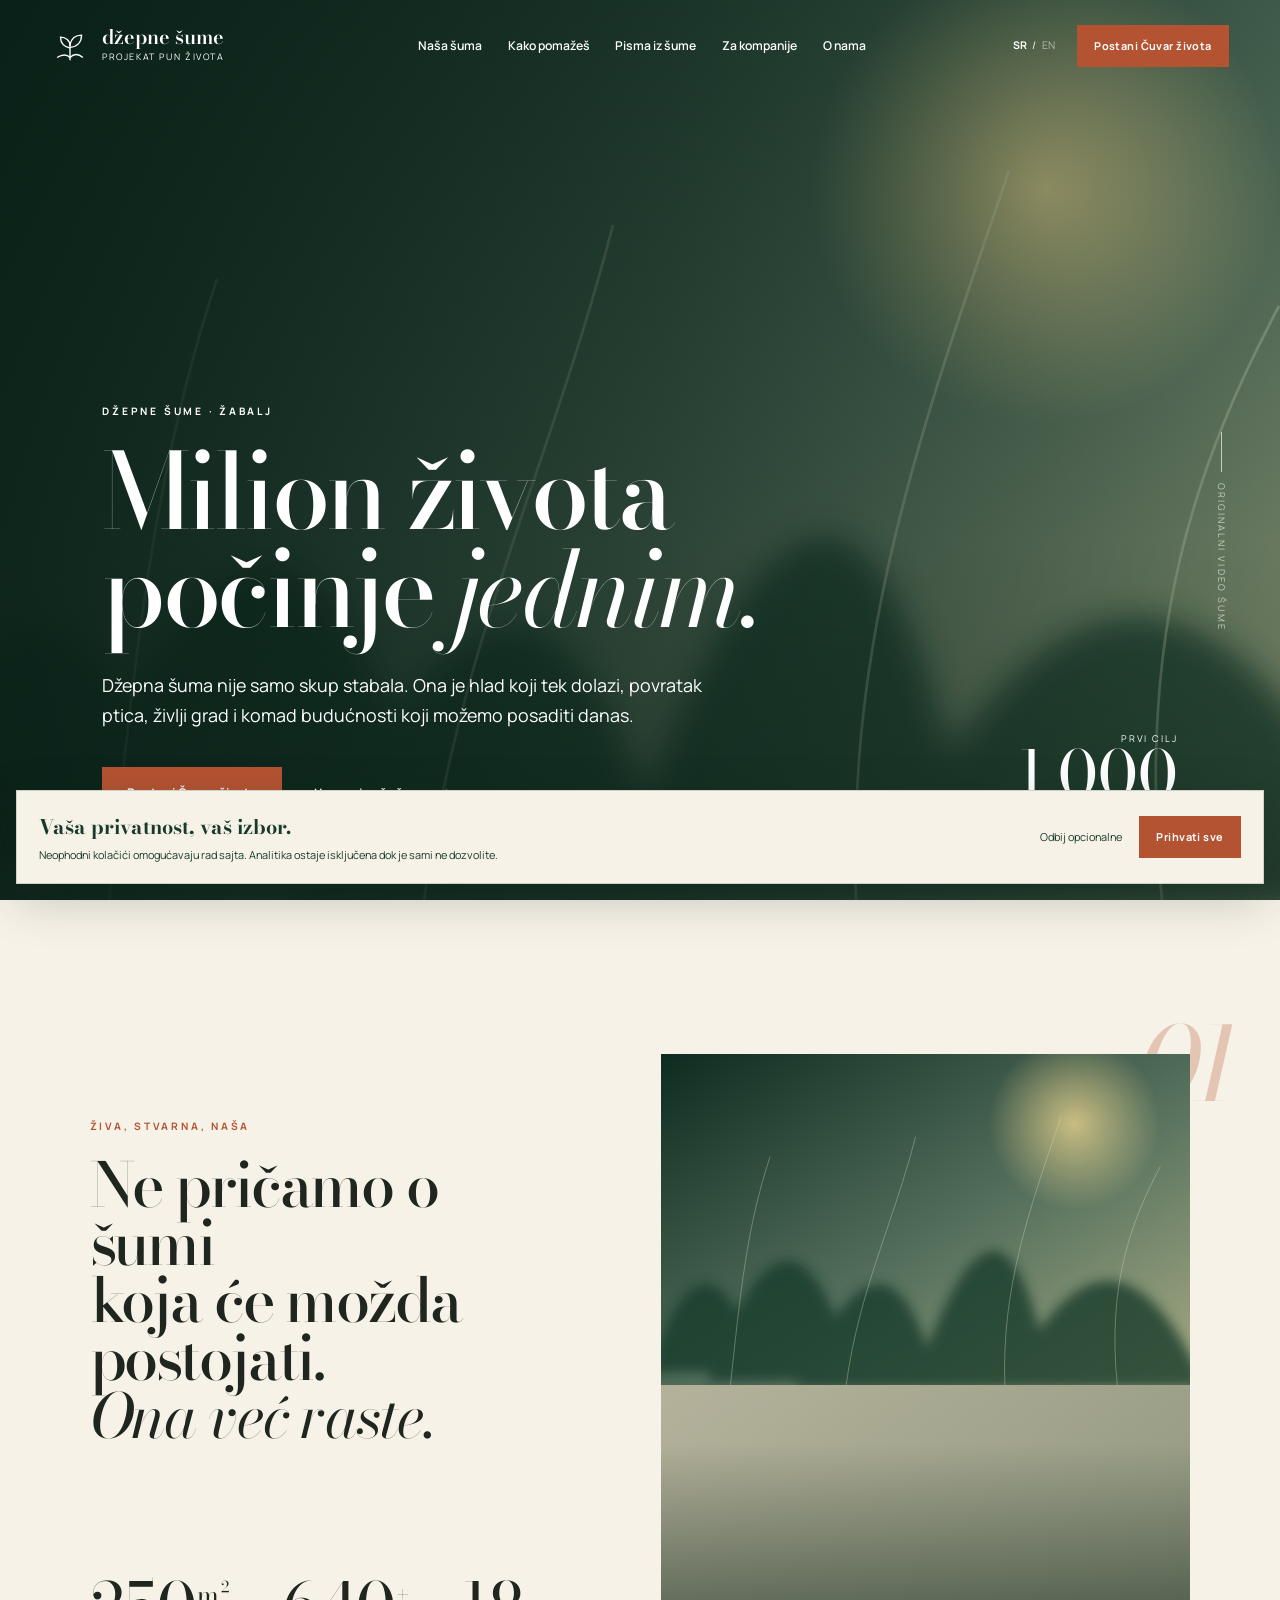
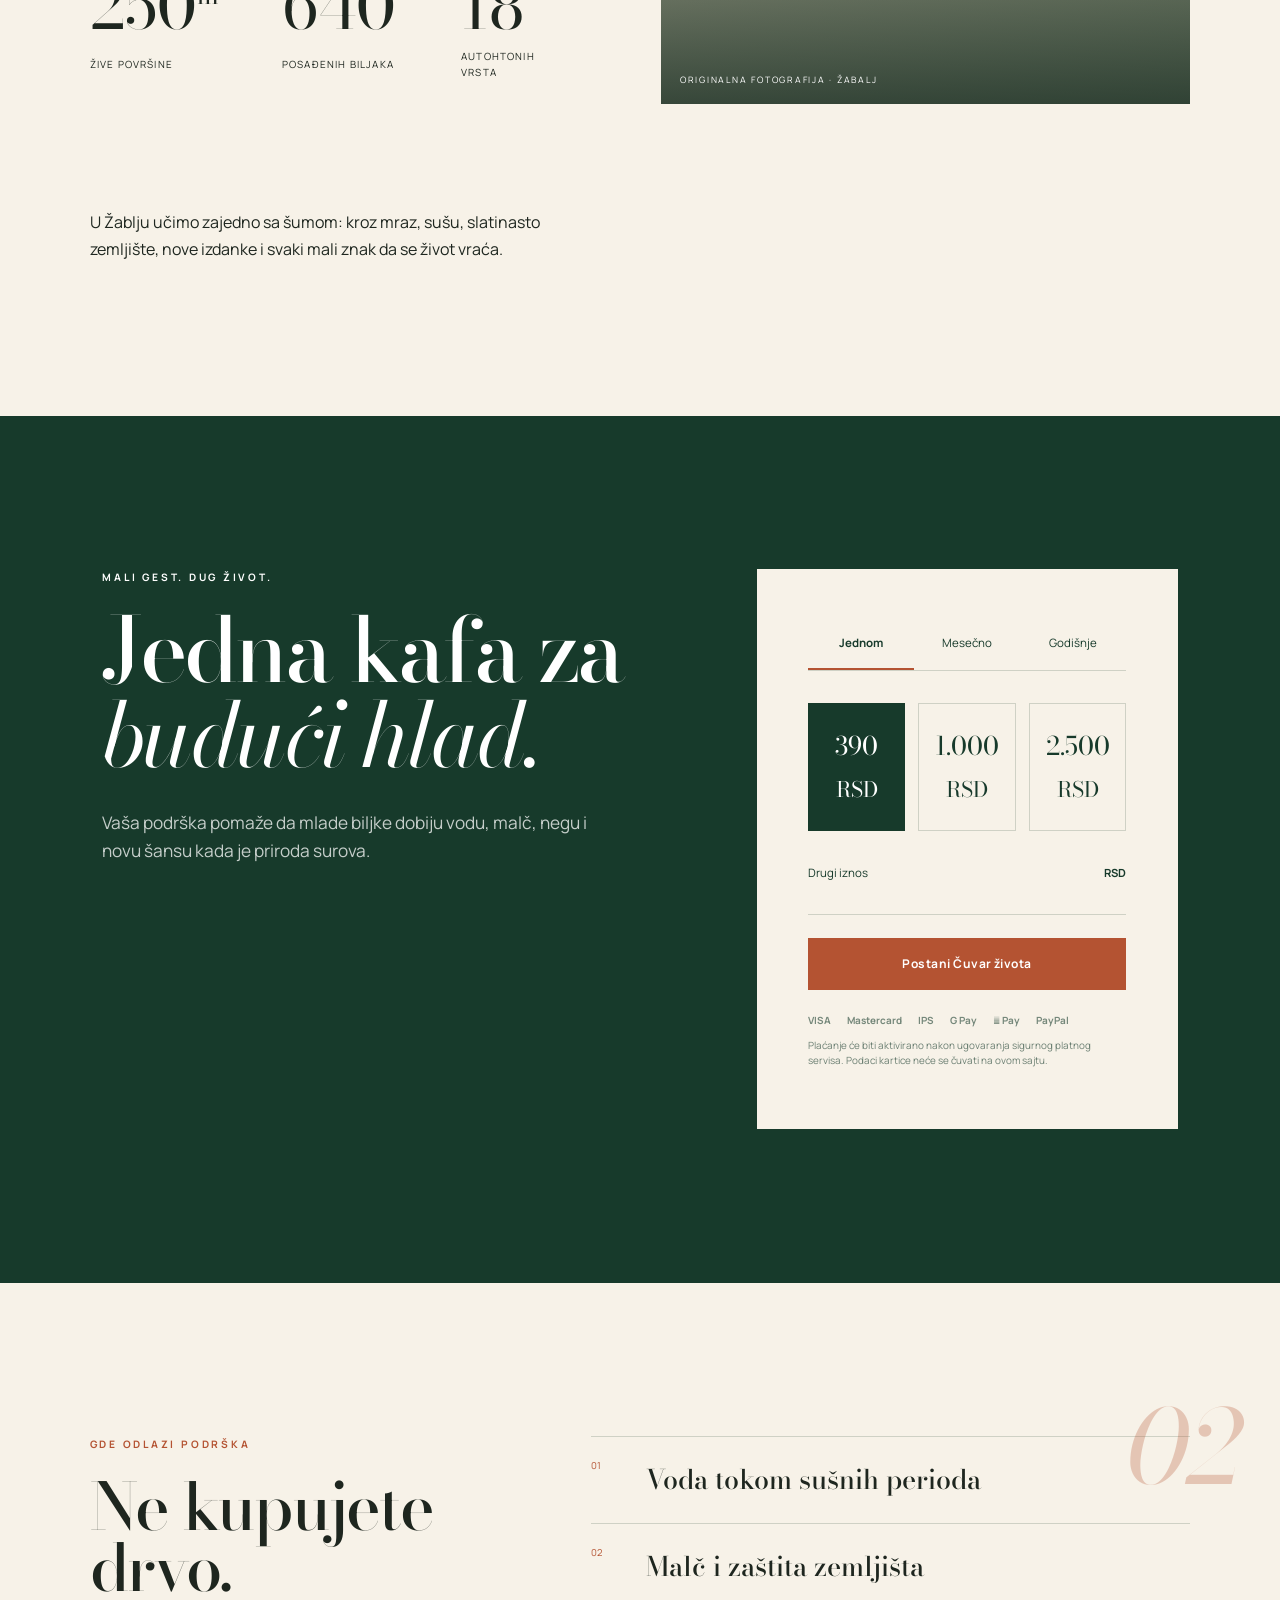
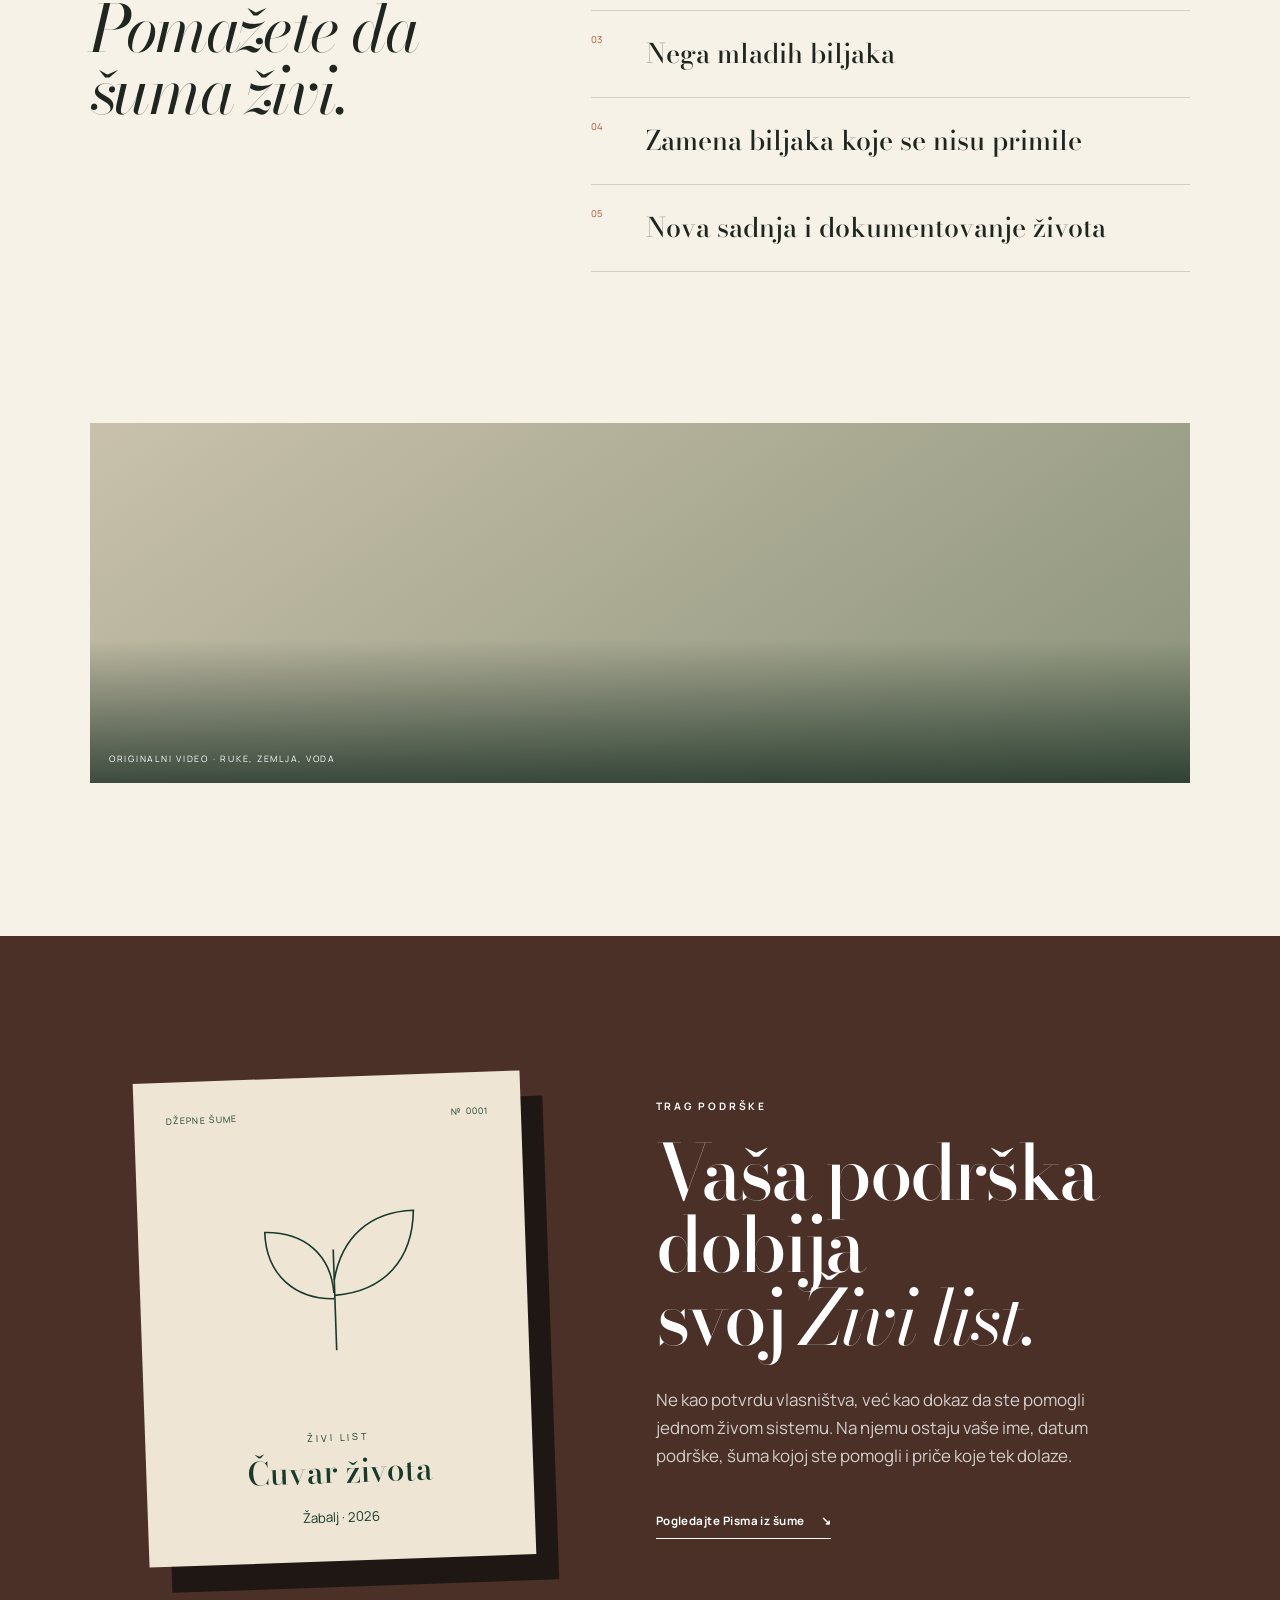
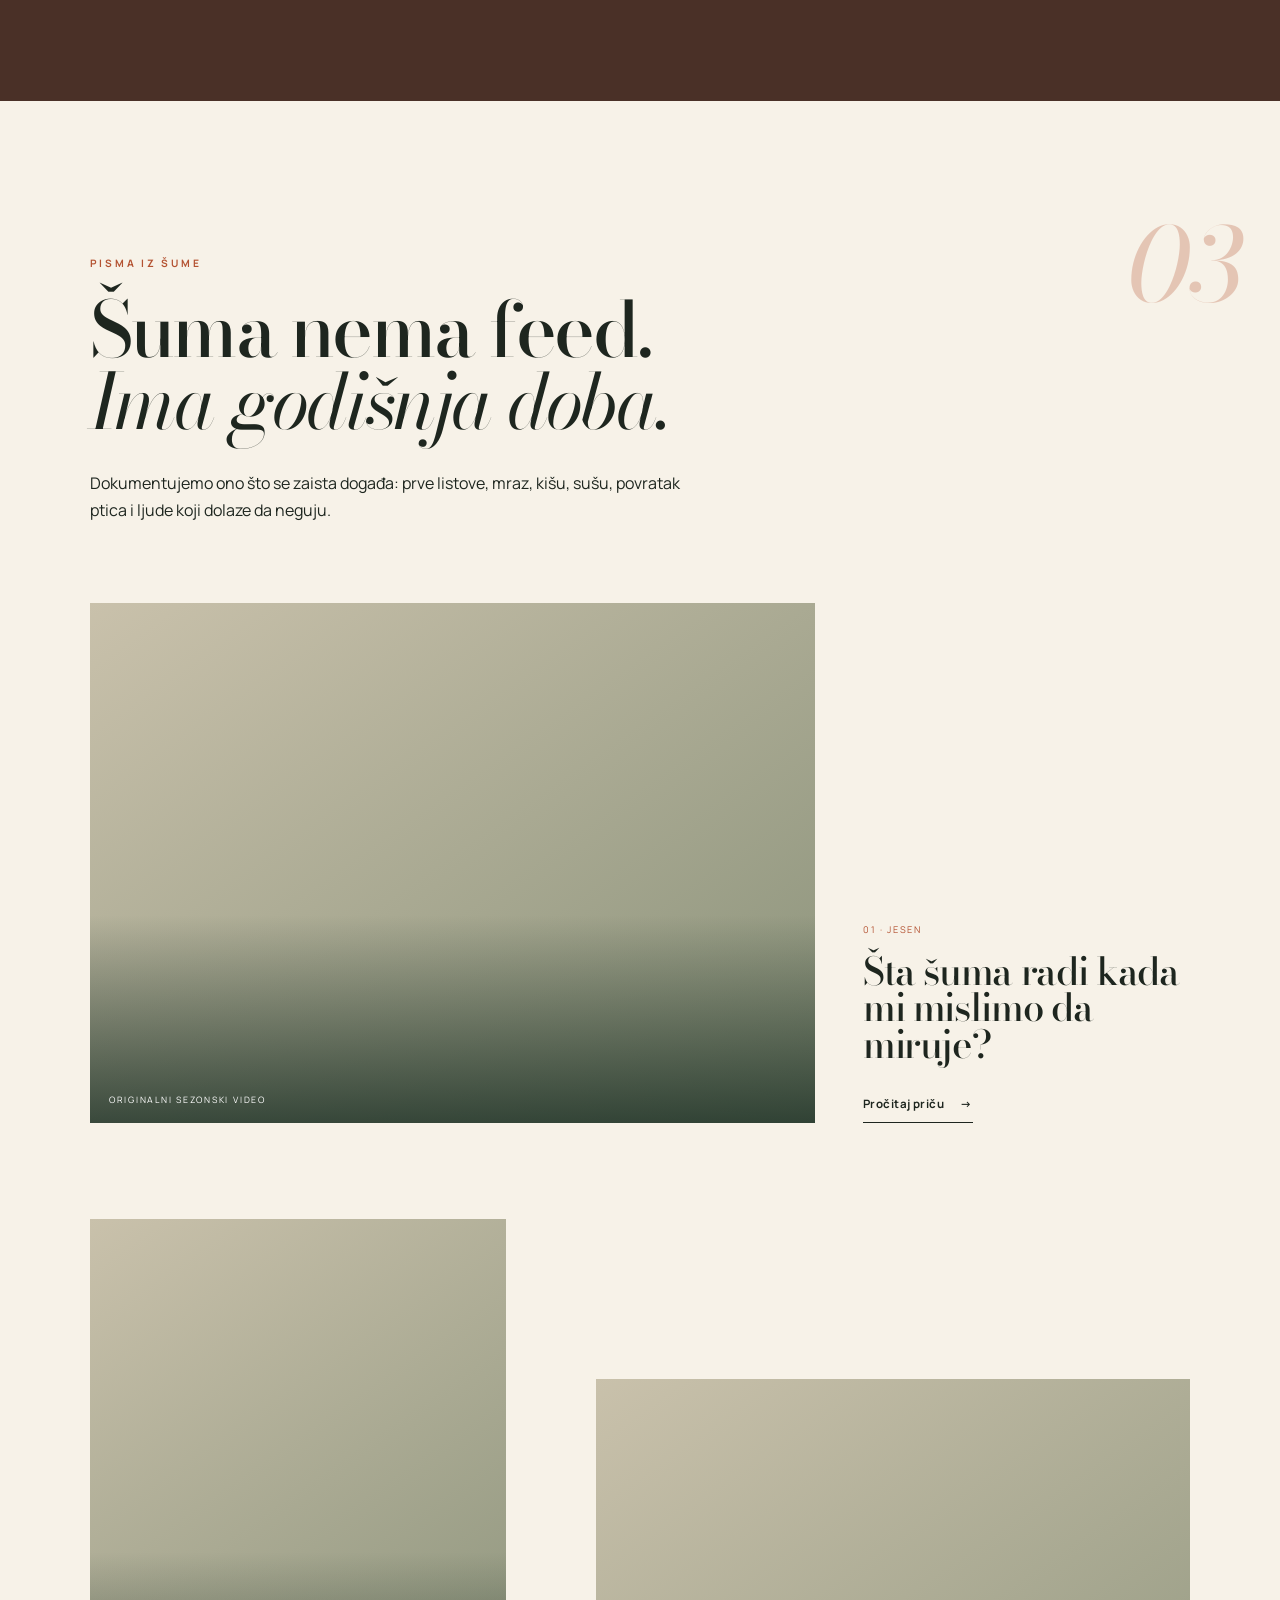
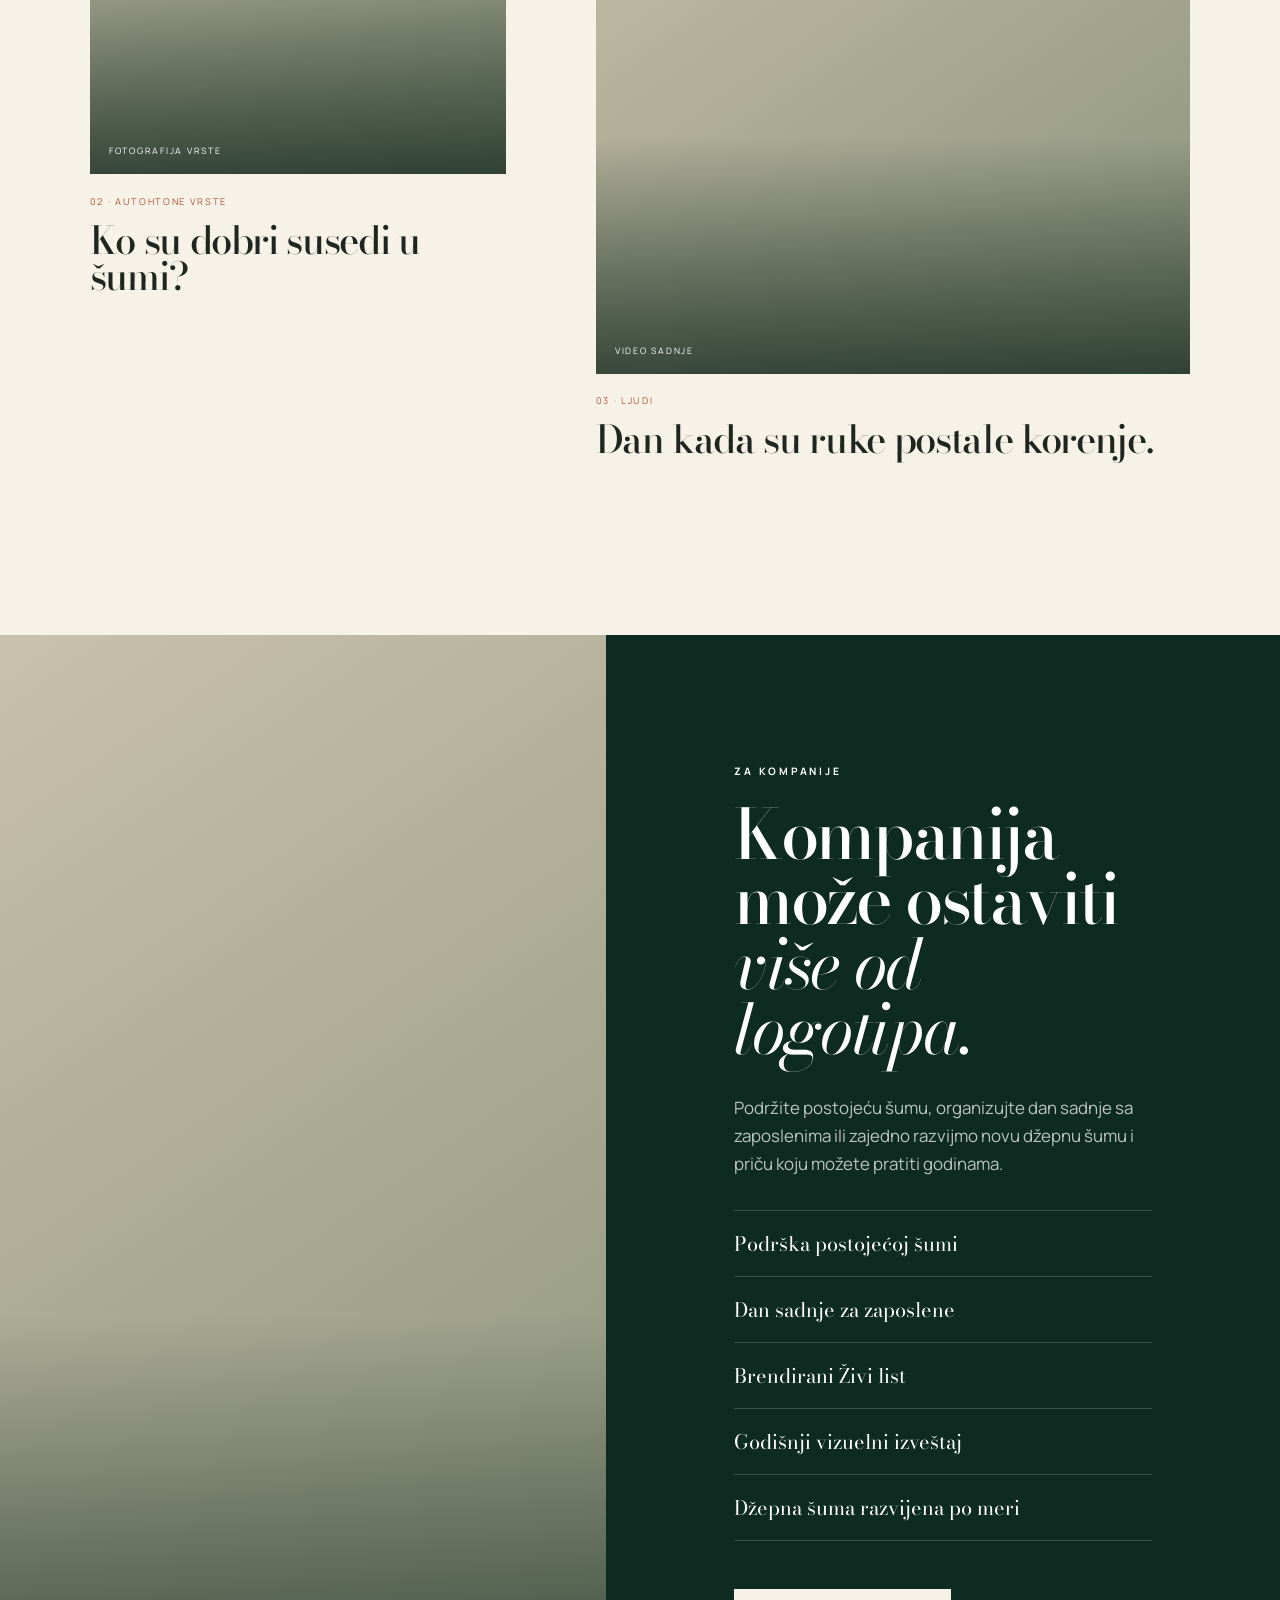
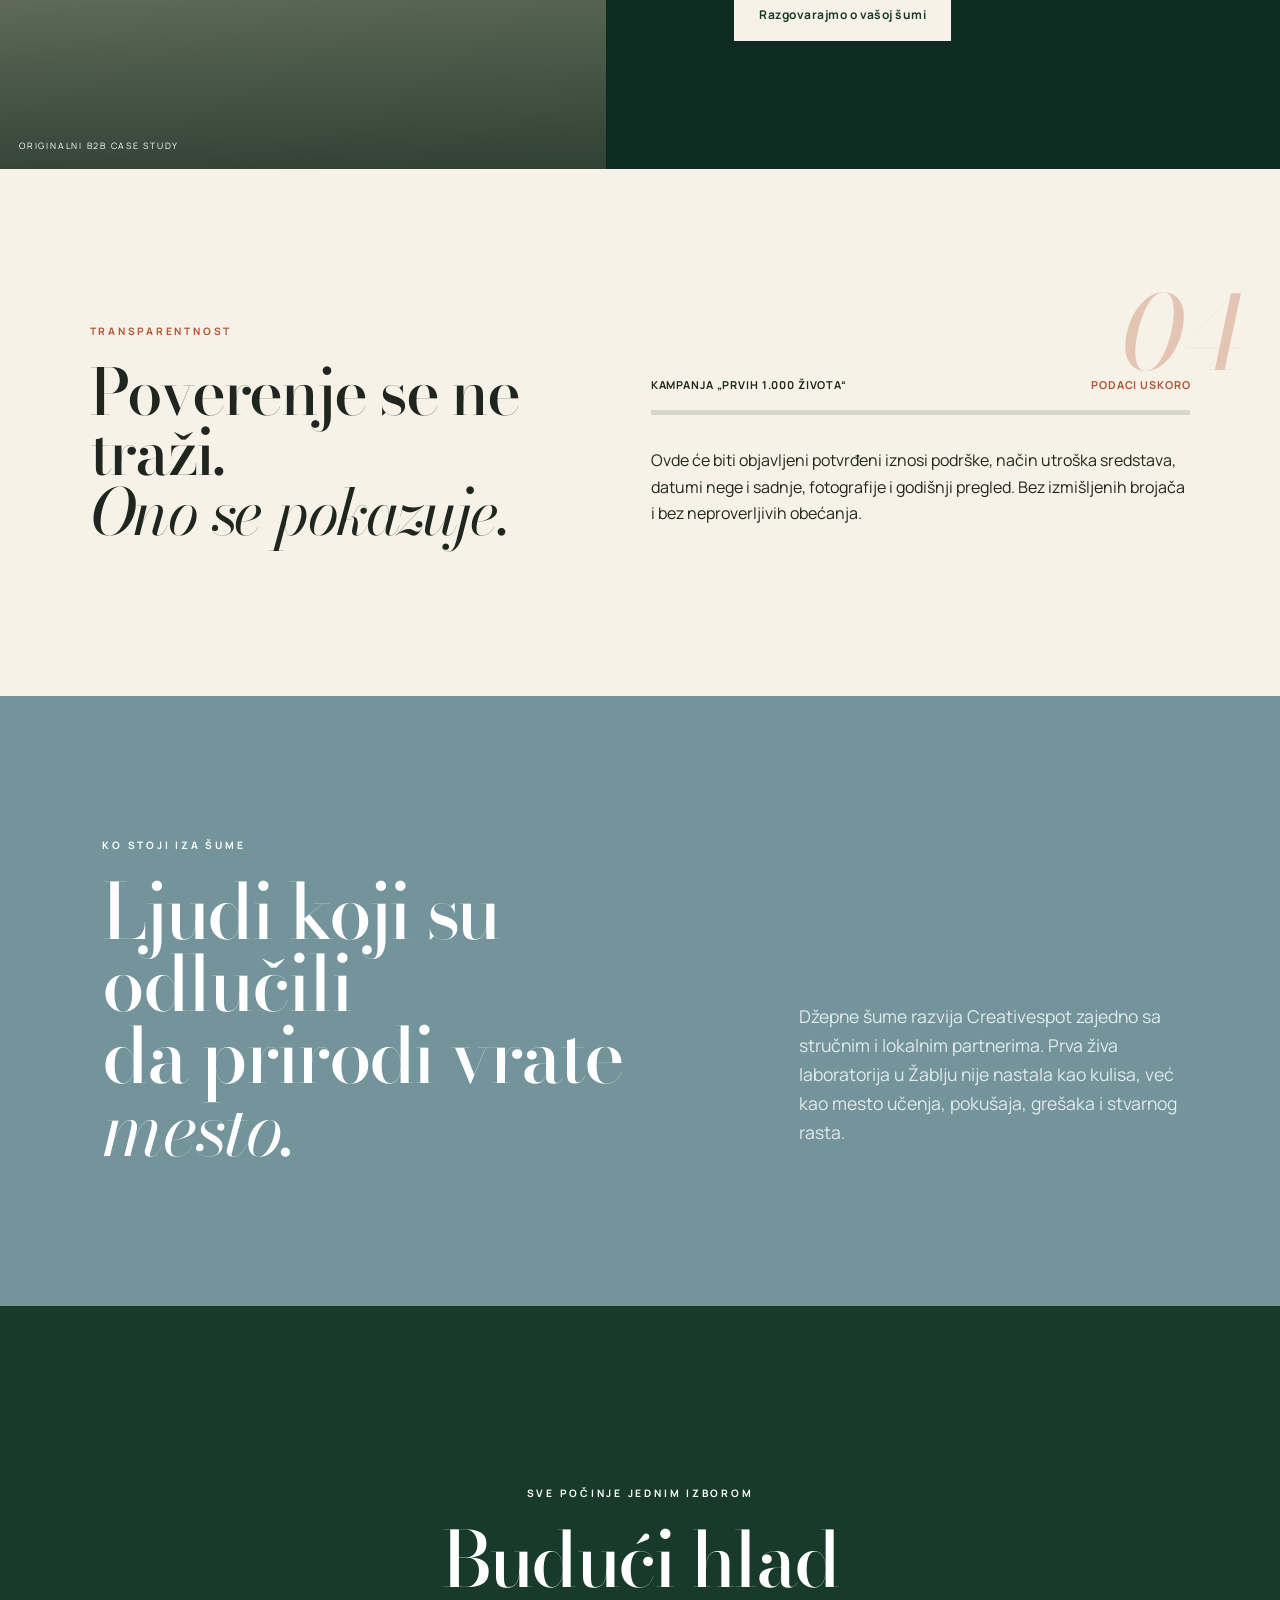
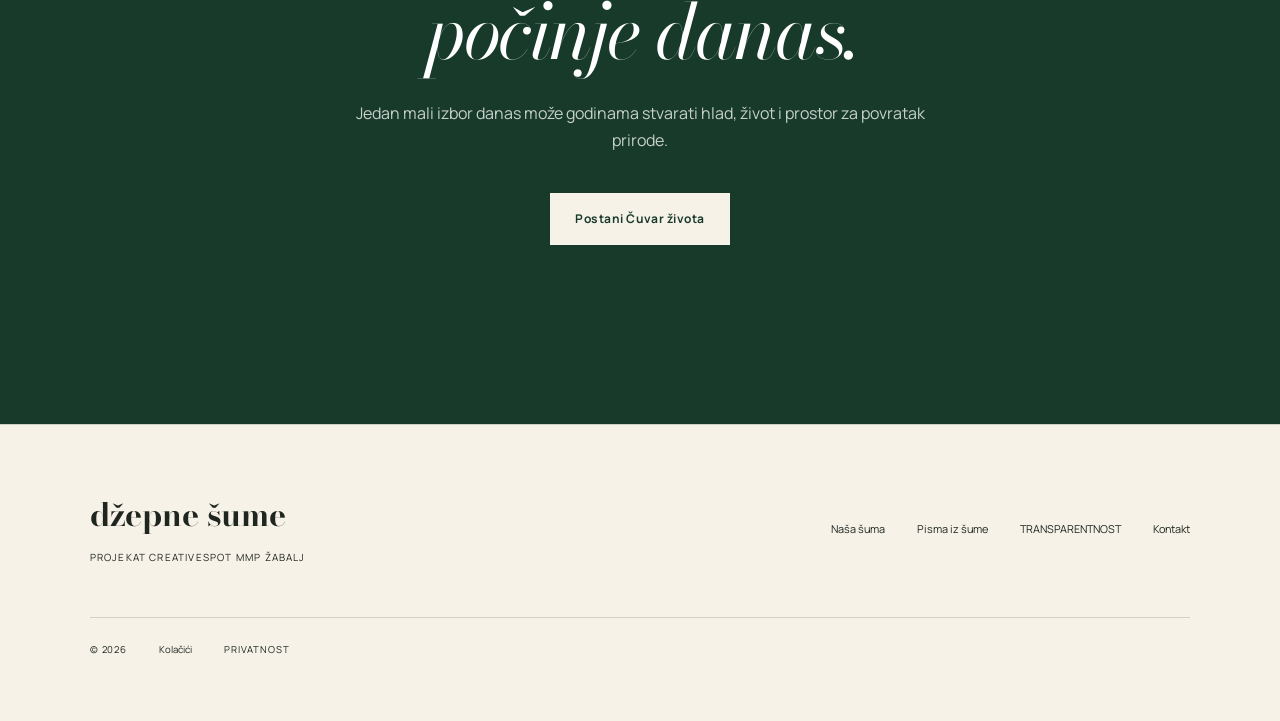
<file: index.html>
<!doctype html>
<html lang="sr">
  <head>
    <meta charset="UTF-8" />
    <meta name="viewport" content="width=device-width, initial-scale=1.0" />
    <meta name="theme-color" content="#173a2b" />
    <meta
      name="description"
      content="Džepne šume — podržite stvaranje i negu živih, autohtonih šuma. Milion života počinje jednim."
    />
    <meta property="og:title" content="Džepne šume — Čuvari života" />
    <meta
      property="og:description"
      content="Milion života počinje jednim. Postanite Čuvar života."
    />
    <meta property="og:type" content="website" />
    <title>Džepne šume — Čuvari života</title>
    <link rel="preconnect" href="https://fonts.googleapis.com" />
    <link rel="preconnect" href="https://fonts.gstatic.com" crossorigin />
    <link
      href="https://fonts.googleapis.com/css2?family=Bodoni+Moda:ital,opsz,wght@0,6..96,400;0,6..96,500;0,6..96,600;1,6..96,400;1,6..96,500&family=Manrope:wght@400;500;600;700&display=swap"
      rel="stylesheet"
    />
    <link rel="stylesheet" href="./styles.css" />
  </head>
  <body>
    <a class="skip-link" href="#main">Preskoči na sadržaj</a>

    <header class="site-header" id="siteHeader">
      <a class="brand" href="#top" aria-label="Džepne šume — početna">
        <span class="brand-mark" aria-hidden="true">
          <svg viewBox="0 0 56 56">
            <path d="M28 49V22" />
            <path d="M28 31C20 30 14 24 14 15c8 0 14 5 14 13" />
            <path d="M28 26c2-9 8-14 17-14 0 10-6 17-17 18" />
            <path d="M9 45c8-5 14-5 19 0 6-6 12-6 19 0" />
          </svg>
        </span>
        <span><b>džepne šume</b><small>projekat pun života</small></span>
      </a>

      <button
        class="menu-toggle"
        id="menuToggle"
        aria-expanded="false"
        aria-controls="mainNav"
        aria-label="Otvori meni"
      >
        <span></span><span></span>
      </button>

      <nav class="main-nav" id="mainNav" aria-label="Glavna navigacija">
        <a href="#suma" data-i18n="navForest">Naša šuma</a>
        <a href="#podrska" data-i18n="navSupport">Kako pomažeš</a>
        <a href="#pisma" data-i18n="navLetters">Pisma iz šume</a>
        <a href="#kompanije" data-i18n="navCompanies">Za kompanije</a>
        <a href="#o-nama" data-i18n="navAbout">O nama</a>
      </nav>

      <div class="header-actions">
        <div class="language" aria-label="Izbor jezika">
          <button
            class="language-button active"
            data-lang="sr"
            aria-pressed="true"
          >
            SR
          </button>
          <span>/</span>
          <button class="language-button" data-lang="en" aria-pressed="false">
            EN
          </button>
        </div>
        <a class="button button-small" href="#podrska" data-i18n="guardian"
          >Postani Čuvar života</a
        >
      </div>
    </header>

    <main id="main">
      <section class="hero" id="top">
        <div class="hero-media" aria-label="Mesto za originalni video šume">
          <video
            id="heroVideo"
            muted
            loop
            playsinline
            poster="./forest-poster.svg"
            aria-label="Originalni video Džepne šume biće dodat ovde"
          ></video>
          <div class="hero-shade"></div>
          <div class="media-label"><span></span> ORIGINALNI VIDEO ŠUME</div>
        </div>
        <div class="hero-copy">
          <p class="eyebrow" data-i18n="heroEyebrow">DŽEPNE ŠUME · ŽABALJ</p>
          <h1 data-i18n-html="heroTitle">
            Milion života<br />počinje <em>jednim.</em>
          </h1>
          <p class="hero-lead" data-i18n="heroLead">
            Džepna šuma nije samo skup stabala. Ona je hlad koji tek dolazi,
            povratak ptica, življi grad i komad budućnosti koji možemo posaditi
            danas.
          </p>
          <div class="hero-buttons">
            <a class="button" href="#podrska" data-i18n="guardian"
              >Postani Čuvar života</a
            >
            <a class="text-link light" href="#suma"
              ><span data-i18n="meetForest">Upoznaj našu šumu</span
              ><span aria-hidden="true">↘</span></a
            >
          </div>
        </div>
        <div class="hero-goal">
          <span data-i18n="firstGoal">Prvi cilj</span>
          <strong>1.000</strong>
          <span data-i18n="lives">života</span>
        </div>
      </section>

      <section class="proof editorial-section" id="suma">
        <div class="section-number">01</div>
        <div class="proof-intro">
          <p class="eyebrow clay" data-i18n="proofEyebrow">
            ŽIVA, STVARNA, NAŠA
          </p>
          <h2 data-i18n-html="proofTitle">
            Ne pričamo o šumi<br />koja će možda postojati.<br /><em
              >Ona već raste.</em
            >
          </h2>
        </div>
        <div class="proof-image media-slot tall">
          <img
            src="./forest-poster.svg"
            alt="Mesto za originalnu fotografiju postojeće šume u Žablju"
          />
          <span>ORIGINALNA FOTOGRAFIJA · ŽABALJ</span>
        </div>
        <div class="proof-data" aria-label="Podaci o postojećoj šumi">
          <div>
            <strong>250</strong><span>m²</span
            ><small data-i18n="areaLabel">žive površine</small>
          </div>
          <div>
            <strong>640</strong><span>+</span
            ><small data-i18n="plantsLabel">posađenih biljaka</small>
          </div>
          <div>
            <strong>18</strong><span></span
            ><small data-i18n="speciesLabel">autohtonih vrsta</small>
          </div>
        </div>
        <p class="proof-note" data-i18n="proofNote">
          U Žablju učimo zajedno sa šumom: kroz mraz, sušu, slatinasto
          zemljište, nove izdanke i svaki mali znak da se život vraća.
        </p>
      </section>

      <section class="support" id="podrska">
        <div class="support-heading">
          <p class="eyebrow" data-i18n="supportEyebrow">
            MALI GEST. DUG ŽIVOT.
          </p>
          <h2 data-i18n-html="supportTitle">
            Jedna kafa za<br /><em>budući hlad.</em>
          </h2>
          <p data-i18n="supportIntro">
            Vaša podrška pomaže da mlade biljke dobiju vodu, malč, negu i novu
            šansu kada je priroda surova.
          </p>
        </div>

        <div class="support-panel">
          <div
            class="support-tabs"
            role="tablist"
            aria-label="Učestalost podrške"
          >
            <button
              class="support-tab active"
              role="tab"
              data-mode="once"
              aria-selected="true"
              data-i18n="once"
            >
              Jednom
            </button>
            <button
              class="support-tab"
              role="tab"
              data-mode="monthly"
              aria-selected="false"
              data-i18n="monthly"
            >
              Mesečno
            </button>
            <button
              class="support-tab"
              role="tab"
              data-mode="yearly"
              aria-selected="false"
              data-i18n="yearly"
            >
              Godišnje
            </button>
          </div>
          <div class="amounts" id="amounts" aria-live="polite"></div>
          <label class="custom-amount">
            <span data-i18n="customAmount">Drugi iznos</span>
            <span
              ><input
                id="customAmount"
                type="number"
                min="100"
                step="50"
                inputmode="numeric"
                aria-label="Drugi iznos u dinarima"
              /><b>RSD</b></span
            >
          </label>
          <button
            class="button button-wide"
            id="supportButton"
            data-i18n="guardian"
          >
            Postani Čuvar života
          </button>
          <div class="payment-strip" aria-label="Predviđeni načini plaćanja">
            <span>VISA</span><span>Mastercard</span><span>IPS</span
            ><span>G Pay</span><span> Pay</span><span>PayPal</span>
          </div>
          <p class="microcopy" data-i18n="paymentNote">
            Plaćanje će biti aktivirano nakon ugovaranja sigurnog platnog
            servisa. Podaci kartice neće se čuvati na ovom sajtu.
          </p>
        </div>
      </section>

      <section class="care editorial-section">
        <div class="section-number">02</div>
        <div class="care-statement">
          <p class="eyebrow clay" data-i18n="whereEyebrow">
            GDE ODLAZI PODRŠKA
          </p>
          <h2 data-i18n-html="whereTitle">
            Ne kupujete drvo.<br /><em>Pomažete da šuma živi.</em>
          </h2>
        </div>
        <ol class="care-list">
          <li>
            <span>01</span
            ><strong data-i18n="care1">Voda tokom sušnih perioda</strong>
          </li>
          <li>
            <span>02</span
            ><strong data-i18n="care2">Malč i zaštita zemljišta</strong>
          </li>
          <li>
            <span>03</span
            ><strong data-i18n="care3">Nega mladih biljaka</strong>
          </li>
          <li>
            <span>04</span
            ><strong data-i18n="care4"
              >Zamena biljaka koje se nisu primile</strong
            >
          </li>
          <li>
            <span>05</span
            ><strong data-i18n="care5"
              >Nova sadnja i dokumentovanje života</strong
            >
          </li>
        </ol>
        <div class="care-media media-slot landscape">
          <span>ORIGINALNI VIDEO · RUKE, ZEMLJA, VODA</span>
        </div>
      </section>

      <section class="living-leaf">
        <div class="leaf-card" aria-hidden="true">
          <div class="leaf-card-top">
            <span>DŽEPNE ŠUME</span><span>№ 0001</span>
          </div>
          <svg viewBox="0 0 280 250">
            <path d="M142 216V91" />
            <path d="M141 152C93 151 58 120 58 67c50 1 81 31 83 78" />
            <path d="M142 129c11-53 47-83 101-83-3 61-39 99-101 102" />
          </svg>
          <p>ŽIVI LIST</p>
          <strong>Čuvar života</strong>
          <small>Žabalj · 2026</small>
        </div>
        <div class="leaf-copy">
          <p class="eyebrow" data-i18n="leafEyebrow">TRAG PODRŠKE</p>
          <h2 data-i18n-html="leafTitle">
            Vaša podrška dobija<br />svoj <em>Živi list.</em>
          </h2>
          <p data-i18n="leafCopy">
            Ne kao potvrdu vlasništva, već kao dokaz da ste pomogli jednom živom
            sistemu. Na njemu ostaju vaše ime, datum podrške, šuma kojoj ste
            pomogli i priče koje tek dolaze.
          </p>
          <a class="text-link light" href="#pisma"
            ><span data-i18n="seeLetters">Pogledajte Pisma iz šume</span
            ><span>↘</span></a
          >
        </div>
      </section>

      <section class="letters editorial-section" id="pisma">
        <div class="section-number">03</div>
        <header class="letters-heading">
          <p class="eyebrow clay" data-i18n="lettersEyebrow">PISMA IZ ŠUME</p>
          <h2 data-i18n-html="lettersTitle">
            Šuma nema feed.<br /><em>Ima godišnja doba.</em>
          </h2>
          <p data-i18n="lettersIntro">
            Dokumentujemo ono što se zaista događa: prve listove, mraz, kišu,
            sušu, povratak ptica i ljude koji dolaze da neguju.
          </p>
        </header>
        <article class="letter-feature">
          <div class="media-slot wide">
            <span>ORIGINALNI SEZONSKI VIDEO</span>
          </div>
          <div>
            <small>01 · JESEN</small>
            <h3 data-i18n="letter1Title">
              Šta šuma radi kada mi mislimo da miruje?
            </h3>
            <a href="#" class="text-link"
              ><span data-i18n="readStory">Pročitaj priču</span
              ><span>→</span></a
            >
          </div>
        </article>
        <div class="letter-pair">
          <article>
            <div class="media-slot portrait">
              <span>FOTOGRAFIJA VRSTE</span>
            </div>
            <small>02 · AUTOHTONE VRSTE</small>
            <h3 data-i18n="letter2Title">Ko su dobri susedi u šumi?</h3>
          </article>
          <article>
            <div class="media-slot square"><span>VIDEO SADNJE</span></div>
            <small>03 · LJUDI</small>
            <h3 data-i18n="letter3Title">Dan kada su ruke postale korenje.</h3>
          </article>
        </div>
      </section>

      <section class="companies" id="kompanije">
        <div class="company-media media-slot tall">
          <span>ORIGINALNI B2B CASE STUDY</span>
        </div>
        <div class="company-copy">
          <p class="eyebrow" data-i18n="companiesEyebrow">ZA KOMPANIJE</p>
          <h2 data-i18n-html="companiesTitle">
            Kompanija može ostaviti<br /><em>više od logotipa.</em>
          </h2>
          <p data-i18n="companiesCopy">
            Podržite postojeću šumu, organizujte dan sadnje sa zaposlenima ili
            zajedno razvijmo novu džepnu šumu i priču koju možete pratiti
            godinama.
          </p>
          <ul>
            <li data-i18n="company1">Podrška postojećoj šumi</li>
            <li data-i18n="company2">Dan sadnje za zaposlene</li>
            <li data-i18n="company3">Brendirani Živi list</li>
            <li data-i18n="company4">Godišnji vizuelni izveštaj</li>
            <li data-i18n="company5">Džepna šuma razvijena po meri</li>
          </ul>
          <a
            class="button button-light"
            href="mailto:azra@creativespot.rs?subject=Džepne šume — razgovor o saradnji"
            data-i18n="companyCta"
            >Razgovarajmo o vašoj šumi</a
          >
        </div>
      </section>

      <section class="transparency editorial-section" id="transparentnost">
        <div class="section-number">04</div>
        <div class="transparency-heading">
          <p class="eyebrow clay" data-i18n="transparentEyebrow">
            TRANSPARENTNOST
          </p>
          <h2 data-i18n-html="transparentTitle">
            Poverenje se ne traži.<br /><em>Ono se pokazuje.</em>
          </h2>
        </div>
        <div class="progress-block">
          <div class="progress-label">
            <span data-i18n="campaignProgress"
              >Kampanja „Prvih 1.000 života“</span
            ><b data-i18n="dataSoon">Podaci uskoro</b>
          </div>
          <div class="progress-track"><span style="width: 0%"></span></div>
          <p data-i18n="transparentCopy">
            Ovde će biti objavljeni potvrđeni iznosi podrške, način utroška
            sredstava, datumi nege i sadnje, fotografije i godišnji pregled. Bez
            izmišljenih brojača i bez neproverljivih obećanja.
          </p>
        </div>
      </section>

      <section class="about" id="o-nama">
        <div>
          <p class="eyebrow" data-i18n="aboutEyebrow">KO STOJI IZA ŠUME</p>
          <h2 data-i18n-html="aboutTitle">
            Ljudi koji su odlučili<br />da prirodi vrate <em>mesto.</em>
          </h2>
        </div>
        <p data-i18n="aboutCopy">
          Džepne šume razvija Creativespot zajedno sa stručnim i lokalnim
          partnerima. Prva živa laboratorija u Žablju nije nastala kao kulisa,
          već kao mesto učenja, pokušaja, grešaka i stvarnog rasta.
        </p>
      </section>

      <section class="final-cta">
        <p class="eyebrow" data-i18n="finalEyebrow">
          SVE POČINJE JEDNIM IZBOROM
        </p>
        <h2 data-i18n-html="finalTitle">
          Budući hlad<br /><em>počinje danas.</em>
        </h2>
        <p data-i18n="finalCopy">
          Jedan mali izbor danas može godinama stvarati hlad, život i prostor za
          povratak prirode.
        </p>
        <a class="button button-light" href="#podrska" data-i18n="guardian"
          >Postani Čuvar života</a
        >
      </section>
    </main>

    <footer class="site-footer">
      <div class="footer-brand">
        <b>džepne šume</b
        ><span data-i18n="projectBy">projekat Creativespot MMP Žabalj</span>
      </div>
      <div class="footer-links">
        <a href="#suma" data-i18n="navForest">Naša šuma</a
        ><a href="#pisma" data-i18n="navLetters">Pisma iz šume</a
        ><a href="#transparentnost" data-i18n="transparentEyebrow"
          >Transparentnost</a
        ><a href="mailto:azra@creativespot.rs">Kontakt</a>
      </div>
      <div class="footer-meta">
        <span>© 2026</span
        ><button id="openCookies" data-i18n="cookies">Kolačići</button
        ><a href="#" data-i18n="privacy">Privatnost</a>
      </div>
    </footer>

    <dialog class="support-dialog" id="supportDialog">
      <button class="dialog-close" id="closeDialog" aria-label="Zatvori">
        ×
      </button>
      <p class="eyebrow clay" data-i18n="nextStep">SLEDEĆI KORAK</p>
      <h2 data-i18n="paymentSoonTitle">Plaćanje povezujemo pažljivo.</h2>
      <p data-i18n="paymentSoonCopy">
        Dizajn i izbor podrške su spremni. Sigurno kartično, IPS i PayPal
        plaćanje biće aktivirano nakon ugovaranja pružaoca platnih usluga.
      </p>
      <a
        class="button"
        href="mailto:azra@creativespot.rs?subject=Želim da postanem Čuvar života"
        data-i18n="notifyMe"
        >Javite mi kada počne</a
      >
    </dialog>

    <aside
      class="cookie-banner"
      id="cookieBanner"
      aria-label="Podešavanje kolačića"
    >
      <div>
        <strong data-i18n="cookieTitle">Vaša privatnost, vaš izbor.</strong>
        <p data-i18n="cookieCopy">
          Neophodni kolačići omogućavaju rad sajta. Analitika ostaje isključena
          dok je sami ne dozvolite.
        </p>
      </div>
      <div>
        <button class="cookie-secondary" id="rejectCookies" data-i18n="reject">
          Odbij opcionalne</button
        ><button
          class="button button-small"
          id="acceptCookies"
          data-i18n="accept"
        >
          Prihvati sve
        </button>
      </div>
    </aside>

    <script type="application/ld+json">
      {
        "@context": "https://schema.org",
        "@type": "Organization",
        "name": "Creativespot MMP",
        "url": "https://dzepnesume.com",
        "email": "azra@creativespot.rs",
        "brand": { "@type": "Brand", "name": "Džepne šume" }
      }
    </script>
    <script src="./script.js"></script>
  </body>
</html>
</file>
<file: styles.css>
:root {
  --forest: #173a2b;
  --forest-2: #0d2b20;
  --moss: #728662;
  --clay: #b45332;
  --soil: #4a3027;
  --oat: #eee5d5;
  --paper: #f7f2e8;
  --cream: #fbf8f1;
  --rain: #73949b;
  --ink: #1e261f;
  --line: rgba(23, 58, 43, 0.18);
  --display: "Bodoni Moda", serif;
  --sans: "Manrope", sans-serif;
}
* {
  box-sizing: border-box;
}
html {
  scroll-behavior: smooth;
}
body {
  margin: 0;
  background: var(--paper);
  color: var(--ink);
  font-family: var(--sans);
  font-size: 16px;
  line-height: 1.65;
}
body.menu-open {
  overflow: hidden;
}
a {
  color: inherit;
  text-decoration: none;
}
button,
input {
  font: inherit;
}
.skip-link {
  position: fixed;
  left: 1rem;
  top: -10rem;
  z-index: 1000;
  background: #fff;
  padding: 0.8rem 1rem;
}
.skip-link:focus {
  top: 1rem;
}
.site-header {
  position: fixed;
  z-index: 100;
  top: 0;
  left: 0;
  width: 100%;
  height: 92px;
  display: flex;
  align-items: center;
  padding: 0 clamp(1.2rem, 4vw, 4.8rem);
  color: #fff;
  transition: 0.35s ease;
}
.site-header.scrolled {
  height: 76px;
  color: var(--forest);
  background: rgba(247, 242, 232, 0.96);
  border-bottom: 1px solid var(--line);
}
.brand {
  display: flex;
  align-items: center;
  gap: 0.8rem;
  min-width: 220px;
}
.brand-mark {
  width: 38px;
  height: 38px;
}
.brand-mark svg {
  fill: none;
  stroke: currentColor;
  stroke-width: 2;
}
.brand b {
  font-family: var(--display);
  font-size: 1.25rem;
  font-weight: 600;
  line-height: 1;
  display: block;
}
.brand small {
  display: block;
  font-size: 0.56rem;
  letter-spacing: 0.18em;
  text-transform: uppercase;
  margin-top: 0.2rem;
}
.main-nav {
  margin: auto;
  display: flex;
  align-items: center;
  gap: clamp(1rem, 2vw, 2.2rem);
  font-size: 0.76rem;
  font-weight: 600;
}
.main-nav a {
  position: relative;
}
.main-nav a:after {
  content: "";
  position: absolute;
  left: 0;
  bottom: -0.45rem;
  width: 100%;
  height: 1px;
  background: currentColor;
  transform: scaleX(0);
  transform-origin: left;
  transition: 0.25s;
}
.main-nav a:hover:after {
  transform: scaleX(1);
}
.header-actions {
  display: flex;
  align-items: center;
  gap: 1.4rem;
}
.language {
  display: flex;
  gap: 0.35rem;
  font-size: 0.66rem;
}
.language button {
  border: 0;
  background: none;
  color: inherit;
  padding: 0;
  opacity: 0.55;
  cursor: pointer;
}
.language button.active {
  opacity: 1;
  font-weight: 700;
}
.button {
  border: 1px solid var(--clay);
  background: var(--clay);
  color: #fff;
  min-height: 52px;
  padding: 0.9rem 1.5rem;
  display: inline-flex;
  align-items: center;
  justify-content: center;
  font-size: 0.75rem;
  font-weight: 700;
  letter-spacing: 0.04em;
  cursor: pointer;
  transition: 0.25s;
}
.button:hover {
  background: #934127;
  border-color: #934127;
  transform: translateY(-2px);
}
.button-small {
  min-height: 42px;
  padding: 0.7rem 1rem;
  font-size: 0.68rem;
}
.button-light {
  background: var(--paper);
  border-color: var(--paper);
  color: var(--forest);
}
.button-light:hover {
  background: #fff;
  border-color: #fff;
}
.button-wide {
  width: 100%;
  margin-top: 1.4rem;
}
.menu-toggle {
  display: none;
  background: transparent;
  border: 0;
  color: inherit;
}
.hero {
  position: relative;
  min-height: 100svh;
  color: #fff;
  display: flex;
  align-items: flex-end;
  overflow: hidden;
}
.hero-media,
.hero-shade {
  position: absolute;
  inset: 0;
}
.hero-media video {
  width: 100%;
  height: 100%;
  object-fit: cover;
  background: var(--forest);
}
.hero-shade {
  background:
    linear-gradient(
      90deg,
      rgba(9, 31, 23, 0.88) 0%,
      rgba(9, 31, 23, 0.55) 52%,
      rgba(9, 31, 23, 0.18) 100%
    ),
    linear-gradient(0deg, rgba(9, 31, 23, 0.35), transparent 40%);
}
.media-label {
  position: absolute;
  right: 4vw;
  top: 48%;
  font-size: 0.58rem;
  letter-spacing: 0.22em;
  writing-mode: vertical-rl;
  display: flex;
  align-items: center;
  gap: 0.7rem;
  opacity: 0.65;
}
.media-label span {
  display: block;
  width: 1px;
  height: 40px;
  background: #fff;
}
.hero-copy {
  position: relative;
  z-index: 2;
  width: min(820px, 74vw);
  padding: 0 0 clamp(3.8rem, 9vh, 8rem) clamp(1.2rem, 8vw, 9rem);
}
.eyebrow {
  font-size: 0.64rem;
  font-weight: 700;
  letter-spacing: 0.27em;
  margin: 0 0 1.4rem;
}
.eyebrow.clay {
  color: var(--clay);
}
h1,
h2,
h3 {
  font-family: var(--display);
  font-weight: 500;
  margin: 0;
  line-height: 0.94;
  letter-spacing: -0.035em;
}
h1 {
  font-size: clamp(4rem, 8.2vw, 8.8rem);
}
h2 {
  font-size: clamp(3rem, 6vw, 6.7rem);
}
h1 em,
h2 em {
  font-weight: 400;
}
.hero-lead {
  font-size: clamp(1rem, 1.4vw, 1.28rem);
  max-width: 640px;
  margin: 2rem 0 2.3rem;
}
.hero-buttons {
  display: flex;
  align-items: center;
  gap: 2rem;
}
.text-link {
  display: inline-flex;
  align-items: center;
  gap: 1rem;
  padding: 0.55rem 0;
  border-bottom: 1px solid currentColor;
  font-size: 0.72rem;
  font-weight: 700;
  letter-spacing: 0.04em;
}
.text-link.light {
  color: #fff;
}
.hero-goal {
  position: absolute;
  z-index: 3;
  right: clamp(1.2rem, 8vw, 9rem);
  bottom: clamp(3.8rem, 9vh, 8rem);
  text-align: right;
}
.hero-goal span {
  display: block;
  font-size: 0.58rem;
  letter-spacing: 0.2em;
  text-transform: uppercase;
}
.hero-goal strong {
  display: block;
  font-family: var(--display);
  font-size: clamp(3rem, 5vw, 6rem);
  font-weight: 400;
  line-height: 0.9;
}
.editorial-section {
  position: relative;
  max-width: 1500px;
  margin: auto;
  padding: clamp(6rem, 12vw, 11rem) clamp(1.2rem, 7vw, 8rem);
}
.section-number {
  position: absolute;
  right: 3vw;
  top: 5rem;
  font-family: var(--display);
  font-style: italic;
  color: var(--clay);
  opacity: 0.28;
  font-size: clamp(4rem, 8vw, 9rem);
}
.proof {
  display: grid;
  grid-template-columns: 1fr 1.1fr;
  gap: clamp(2.5rem, 7vw, 8rem);
  align-items: start;
}
.proof-intro {
  padding-top: 4rem;
}
.proof-intro h2 {
  font-size: clamp(2.8rem, 4.8vw, 5.2rem);
}
.proof-image {
  grid-row: span 2;
}
.media-slot {
  position: relative;
  background: linear-gradient(145deg, #c9c1ab, #8a927a);
  overflow: hidden;
  color: #fff;
}
.media-slot:after {
  content: "";
  position: absolute;
  inset: 0;
  background: linear-gradient(180deg, transparent 60%, rgba(10, 32, 23, 0.7));
}
.media-slot img {
  width: 100%;
  height: 100%;
  object-fit: cover;
}
.media-slot span {
  position: absolute;
  z-index: 2;
  left: 1.2rem;
  bottom: 1rem;
  font-size: 0.55rem;
  letter-spacing: 0.2em;
}
.media-slot.tall {
  min-height: 650px;
}
.media-slot.landscape {
  min-height: 360px;
}
.media-slot.wide {
  min-height: 520px;
}
.media-slot.portrait {
  aspect-ratio: 3/4;
}
.media-slot.square {
  aspect-ratio: 1;
}
.proof-data {
  grid-column: 1;
  display: flex;
  gap: clamp(1.5rem, 4vw, 4rem);
  padding-top: 1rem;
}
.proof-data div {
  display: grid;
  grid-template-columns: auto auto;
}
.proof-data strong {
  font-family: var(--display);
  font-weight: 400;
  font-size: clamp(3rem, 5vw, 5.5rem);
  line-height: 1;
}
.proof-data span {
  font-family: var(--display);
  font-size: 1.6rem;
}
.proof-data small {
  grid-column: 1/3;
  font-size: 0.62rem;
  text-transform: uppercase;
  letter-spacing: 0.12em;
  margin-top: 0.6rem;
}
.proof-note {
  grid-column: 1;
  max-width: 590px;
  margin: 1rem 0 0;
}
.support {
  background: var(--forest);
  color: #fff;
  display: grid;
  grid-template-columns: minmax(0, 1fr) minmax(420px, 0.8fr);
  gap: clamp(4rem, 10vw, 12rem);
  padding: clamp(6rem, 12vw, 10rem) clamp(1.2rem, 8vw, 9rem);
}
.support-heading h2 {
  font-size: clamp(3.5rem, 7vw, 7rem);
}
.support-heading > p:last-child {
  max-width: 560px;
  font-size: 1.08rem;
  margin-top: 2rem;
  color: rgba(255, 255, 255, 0.75);
}
.support-panel {
  align-self: center;
  background: var(--paper);
  color: var(--forest);
  padding: clamp(1.5rem, 4vw, 3.5rem);
}
.support-tabs {
  display: flex;
  border-bottom: 1px solid var(--line);
  margin-bottom: 2rem;
}
.support-tab {
  flex: 1;
  border: 0;
  background: none;
  padding: 0.8rem 0.3rem 1rem;
  color: var(--forest);
  font-size: 0.72rem;
  cursor: pointer;
  border-bottom: 2px solid transparent;
}
.support-tab.active {
  border-color: var(--clay);
  font-weight: 700;
}
.amounts {
  display: grid;
  grid-template-columns: repeat(3, 1fr);
  gap: 0.8rem;
}
.amount-button {
  background: transparent;
  color: var(--forest);
  border: 1px solid var(--line);
  padding: 1.3rem 0.4rem;
  font-family: var(--display);
  font-size: 1.6rem;
  cursor: pointer;
}
.amount-button.active {
  background: var(--forest);
  color: #fff;
}
.custom-amount {
  display: flex;
  justify-content: space-between;
  align-items: center;
  border-bottom: 1px solid var(--line);
  padding: 1.3rem 0;
  font-size: 0.72rem;
}
.custom-amount > span:last-child {
  display: flex;
  align-items: center;
  gap: 0.5rem;
}
.custom-amount input {
  border: 0;
  background: none;
  text-align: right;
  width: 100px;
  font-family: var(--display);
  font-size: 1.5rem;
  color: var(--forest);
  outline: none;
}
.custom-amount b {
  font-size: 0.7rem;
}
.payment-strip {
  display: flex;
  flex-wrap: wrap;
  gap: 1rem;
  margin-top: 1.4rem;
  color: rgba(23, 58, 43, 0.58);
  font-size: 0.62rem;
  font-weight: 700;
}
.microcopy {
  font-size: 0.62rem;
  color: rgba(23, 58, 43, 0.62);
  line-height: 1.5;
}
.care {
  display: grid;
  grid-template-columns: 0.8fr 1.2fr;
  gap: clamp(2.5rem, 8vw, 9rem);
}
.care-statement h2 {
  font-size: clamp(3rem, 5.1vw, 5.7rem);
}
.care-list {
  list-style: none;
  margin: 0;
  padding: 0;
}
.care-list li {
  display: grid;
  grid-template-columns: 55px 1fr;
  align-items: start;
  padding: 1.3rem 0;
  border-bottom: 1px solid var(--line);
}
.care-list li:first-child {
  border-top: 1px solid var(--line);
}
.care-list span {
  font-size: 0.6rem;
  color: var(--clay);
}
.care-list strong {
  font-family: var(--display);
  font-weight: 500;
  font-size: clamp(1.3rem, 2.1vw, 2.2rem);
}
.care-media {
  grid-column: 1/3;
  margin-top: 3rem;
}
.living-leaf {
  background: var(--soil);
  color: #fff;
  padding: clamp(6rem, 11vw, 11rem) clamp(1.2rem, 11vw, 12rem);
  display: grid;
  grid-template-columns: 0.8fr 1fr;
  gap: clamp(4rem, 10vw, 12rem);
  align-items: center;
}
.leaf-card {
  background: var(--oat);
  color: var(--forest);
  aspect-ratio: 4/5;
  max-width: 470px;
  padding: 2rem;
  box-shadow: 22px 26px 0 #1e1713;
  transform: rotate(-2deg);
  display: flex;
  flex-direction: column;
  align-items: center;
}
.leaf-card-top {
  align-self: stretch;
  display: flex;
  justify-content: space-between;
  font-size: 0.55rem;
  letter-spacing: 0.15em;
}
.leaf-card svg {
  width: 70%;
  margin: auto;
  fill: none;
  stroke: var(--forest);
  stroke-width: 2;
}
.leaf-card p {
  font-size: 0.6rem;
  letter-spacing: 0.3em;
  margin: 0;
}
.leaf-card strong {
  font-family: var(--display);
  font-size: 2rem;
  font-weight: 500;
}
.leaf-card small {
  margin-top: 0.5rem;
}
.leaf-copy p:not(.eyebrow) {
  max-width: 630px;
  color: rgba(255, 255, 255, 0.76);
  font-size: 1.06rem;
  margin: 2rem 0;
}
.letters-heading {
  max-width: 780px;
  margin-bottom: 5rem;
}
.letters-heading p:last-child {
  max-width: 590px;
  margin-top: 2rem;
}
.letter-feature {
  display: grid;
  grid-template-columns: 1.55fr 0.7fr;
  gap: 3rem;
  align-items: end;
}
.letter-feature h3,
.letter-pair h3 {
  font-size: clamp(1.8rem, 3vw, 3.5rem);
  margin: 0.8rem 0 1.5rem;
}
.letter-feature small,
.letter-pair small {
  font-size: 0.58rem;
  letter-spacing: 0.18em;
  color: var(--clay);
}
.letter-pair {
  display: grid;
  grid-template-columns: 0.7fr 1fr;
  gap: clamp(2rem, 7vw, 7rem);
  margin-top: 6rem;
}
.letter-pair article:nth-child(2) {
  padding-top: 10rem;
}
.letter-pair small {
  display: block;
  margin-top: 1.2rem;
}
.companies {
  background: var(--forest-2);
  color: #fff;
  display: grid;
  grid-template-columns: 0.9fr 1fr;
}
.company-media {
  min-height: 820px;
}
.company-copy {
  padding: clamp(5rem, 10vw, 10rem);
}
.company-copy h2 {
  font-size: clamp(3rem, 5.4vw, 6rem);
}
.company-copy > p:not(.eyebrow) {
  color: rgba(255, 255, 255, 0.72);
  font-size: 1.06rem;
  margin: 2rem 0;
}
.company-copy ul {
  list-style: none;
  padding: 0;
  margin: 2rem 0 3rem;
  border-top: 1px solid rgba(255, 255, 255, 0.18);
}
.company-copy li {
  padding: 1rem 0;
  border-bottom: 1px solid rgba(255, 255, 255, 0.18);
  font-family: var(--display);
  font-size: 1.25rem;
}
.transparency {
  display: grid;
  grid-template-columns: 0.85fr 1fr;
  gap: clamp(3rem, 8vw, 9rem);
  align-items: end;
}
.transparency-heading h2 {
  font-size: clamp(3rem, 5vw, 5.5rem);
}
.progress-label {
  display: flex;
  justify-content: space-between;
  gap: 1rem;
  font-size: 0.68rem;
  font-weight: 700;
  text-transform: uppercase;
  letter-spacing: 0.08em;
}
.progress-label b {
  color: var(--clay);
}
.progress-track {
  height: 5px;
  background: rgba(23, 58, 43, 0.14);
  margin: 1rem 0 2rem;
}
.progress-track span {
  display: block;
  height: 100%;
  background: var(--clay);
}
.progress-block p {
  max-width: 640px;
}
.about {
  background: var(--rain);
  color: #fff;
  padding: clamp(6rem, 11vw, 11rem) clamp(1.2rem, 8vw, 9rem);
  display: grid;
  grid-template-columns: 1.1fr 0.7fr;
  gap: clamp(3rem, 8vw, 9rem);
  align-items: end;
}
.about p:last-child {
  font-size: 1.1rem;
  color: rgba(255, 255, 255, 0.8);
}
.final-cta {
  text-align: center;
  background: var(--forest);
  color: #fff;
  padding: clamp(7rem, 14vw, 14rem) 1.2rem;
}
.final-cta p:not(.eyebrow) {
  max-width: 580px;
  margin: 2rem auto 2.5rem;
  color: rgba(255, 255, 255, 0.76);
}
.site-footer {
  background: var(--paper);
  padding: 4rem clamp(1.2rem, 7vw, 8rem);
  display: grid;
  grid-template-columns: 1fr auto;
  gap: 3rem;
  border-top: 1px solid var(--line);
}
.footer-brand b {
  display: block;
  font-family: var(--display);
  font-size: 2rem;
}
.footer-brand span {
  font-size: 0.62rem;
  text-transform: uppercase;
  letter-spacing: 0.12em;
}
.footer-links {
  display: flex;
  gap: 2rem;
  font-size: 0.68rem;
  align-items: center;
}
.footer-meta {
  grid-column: 1/3;
  border-top: 1px solid var(--line);
  padding-top: 1.5rem;
  display: flex;
  gap: 2rem;
  font-size: 0.6rem;
  text-transform: uppercase;
  letter-spacing: 0.1em;
}
.footer-meta button {
  border: 0;
  background: none;
  padding: 0;
  cursor: pointer;
  color: inherit;
}
.support-dialog {
  max-width: 560px;
  border: 0;
  padding: clamp(2rem, 6vw, 5rem);
  background: var(--paper);
  color: var(--forest);
  box-shadow: 0 30px 100px rgba(0, 0, 0, 0.35);
}
.support-dialog::backdrop {
  background: rgba(9, 31, 23, 0.78);
}
.support-dialog h2 {
  font-size: 3rem;
}
.support-dialog p:not(.eyebrow) {
  margin: 1.5rem 0 2rem;
}
.dialog-close {
  position: absolute;
  right: 1.2rem;
  top: 1rem;
  border: 0;
  background: none;
  font-size: 2rem;
  cursor: pointer;
}
.cookie-banner {
  position: fixed;
  z-index: 120;
  left: 1rem;
  right: 1rem;
  bottom: 1rem;
  background: var(--paper);
  color: var(--forest);
  padding: 1.2rem 1.4rem;
  display: none;
  grid-template-columns: 1fr auto;
  gap: 2rem;
  align-items: center;
  box-shadow: 0 15px 50px rgba(15, 35, 27, 0.22);
  border: 1px solid var(--line);
}
.cookie-banner.visible {
  display: grid;
}
.cookie-banner strong {
  font-family: var(--display);
  font-size: 1.25rem;
}
.cookie-banner p {
  font-size: 0.68rem;
  margin: 0.2rem 0 0;
}
.cookie-banner > div:last-child {
  display: flex;
  gap: 0.7rem;
}
.cookie-secondary {
  border: 0;
  background: none;
  color: var(--forest);
  font-size: 0.68rem;
  cursor: pointer;
}
@media (max-width: 1050px) {
  .main-nav {
    display: none;
    position: fixed;
    inset: 76px 0 0;
    background: var(--paper);
    color: var(--forest);
    padding: 4rem 2rem;
    flex-direction: column;
    align-items: flex-start;
    font-family: var(--display);
    font-size: 2.2rem;
  }
  .main-nav.open {
    display: flex;
  }
  .header-actions .button {
    display: none;
  }
  .menu-toggle {
    display: block;
    width: 38px;
    height: 38px;
    margin-left: auto;
  }
  .menu-toggle span {
    display: block;
    width: 24px;
    height: 1px;
    background: currentColor;
    margin: 7px;
  }
  .header-actions {
    gap: 1rem;
  }
  .support {
    grid-template-columns: 1fr;
  }
  .support-heading {
    max-width: 800px;
  }
  .companies {
    grid-template-columns: 1fr;
  }
  .company-media {
    min-height: 520px;
  }
  .company-copy {
    max-width: 850px;
  }
  .about {
    grid-template-columns: 1fr;
  }
  .site-footer {
    grid-template-columns: 1fr;
  }
  .footer-links {
    flex-wrap: wrap;
  }
  .footer-meta {
    grid-column: 1;
  }
}
@media (max-width: 760px) {
  .site-header {
    height: 76px;
    padding: 0 1.1rem;
  }
  .brand {
    min-width: 0;
  }
  .brand small {
    display: none;
  }
  .brand-mark {
    width: 32px;
  }
  .hero-copy {
    width: 100%;
    padding: 0 1.2rem 7rem;
  }
  .hero-lead {
    font-size: 0.96rem;
  }
  .hero-buttons {
    align-items: flex-start;
    flex-direction: column;
    gap: 1rem;
  }
  .hero-goal {
    right: 1.2rem;
    bottom: 2rem;
  }
  .hero-goal strong {
    font-size: 2.4rem;
  }
  .media-label {
    display: none;
  }
  .proof,
  .care,
  .transparency {
    display: block;
  }
  .proof-intro {
    padding-top: 0;
  }
  .proof-image {
    margin: 3rem 0;
    min-height: 470px !important;
  }
  .proof-data {
    display: grid;
    grid-template-columns: repeat(3, 1fr);
    gap: 0.7rem;
  }
  .proof-data strong {
    font-size: 2.7rem;
  }
  .proof-data span {
    font-size: 1.1rem;
  }
  .proof-data small {
    font-size: 0.52rem;
  }
  .proof-note {
    margin-top: 2rem;
  }
  .support {
    padding: 6rem 1.2rem;
  }
  .support-panel {
    padding: 1.2rem;
  }
  .amounts {
    gap: 0.4rem;
  }
  .amount-button {
    font-size: 1.25rem;
    padding: 1.1rem 0.2rem;
  }
  .care-list {
    margin-top: 3rem;
  }
  .care-media {
    margin-top: 3rem;
  }
  .living-leaf {
    grid-template-columns: 1fr;
    padding: 6rem 1.2rem;
  }
  .leaf-card {
    max-width: 340px;
  }
  .letters-heading {
    margin-bottom: 3rem;
  }
  .letter-feature,
  .letter-pair {
    display: block;
  }
  .letter-feature > div:last-child {
    margin-top: 1.5rem;
  }
  .letter-pair article {
    margin-top: 4rem;
    padding-top: 0 !important;
  }
  .media-slot.wide {
    min-height: 330px;
  }
  .company-media {
    min-height: 430px;
  }
  .company-copy {
    padding: 5rem 1.2rem;
  }
  .progress-block {
    margin-top: 3rem;
  }
  .about {
    padding: 6rem 1.2rem;
  }
  .footer-links {
    display: grid;
    grid-template-columns: 1fr 1fr;
  }
  .cookie-banner {
    grid-template-columns: 1fr;
    gap: 1rem;
  }
  .cookie-banner > div:last-child {
    justify-content: flex-end;
  }
  .cookie-secondary {
    padding: 0.7rem;
  }
  .support-dialog {
    width: calc(100% - 2rem);
  }
}
@media (prefers-reduced-motion: reduce) {
  * {
    scroll-behavior: auto !important;
    transition: none !important;
  }
}
</file>
